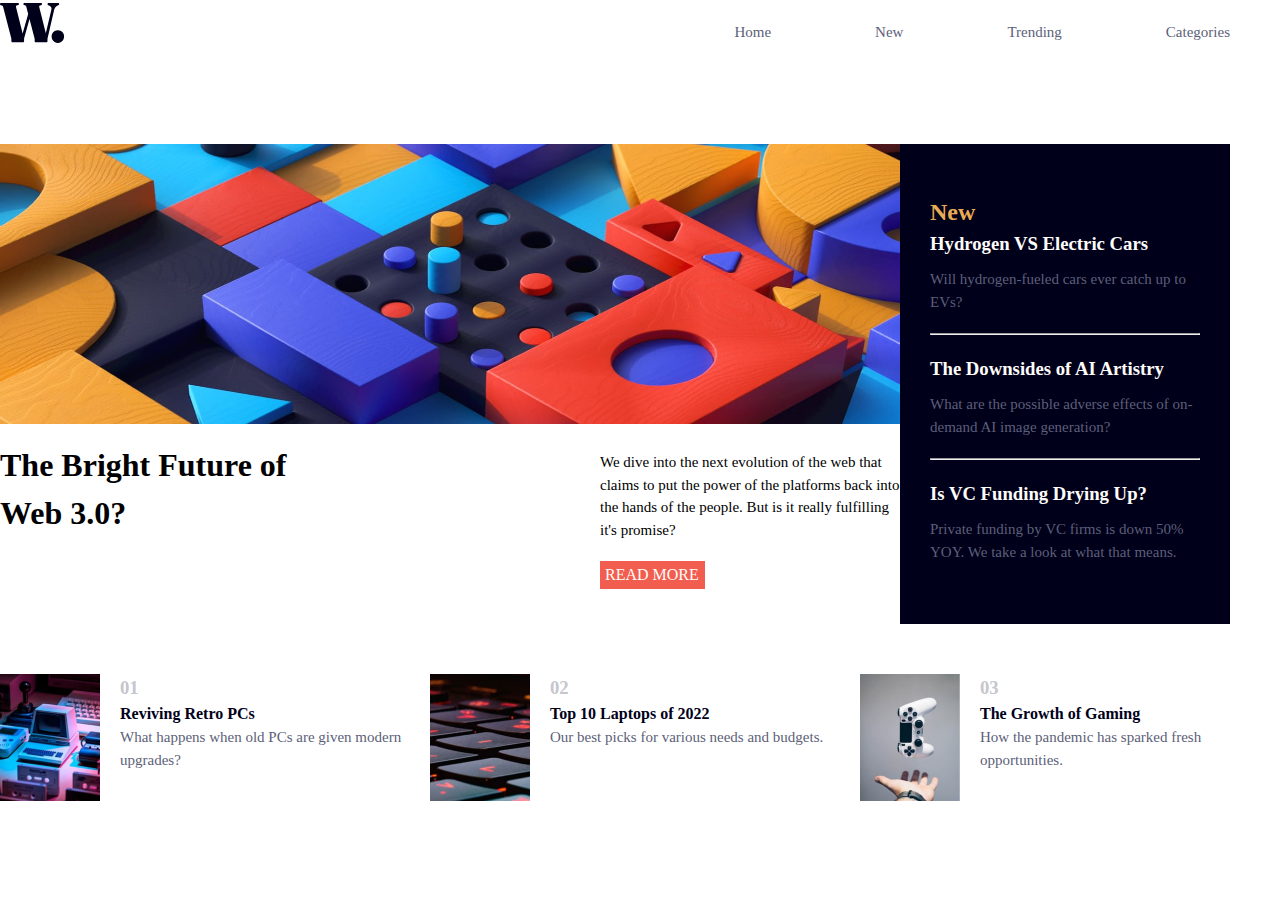
<file: challenge1/index.html>
<!DOCTYPE html>
<html lang="en">
<head>
    <meta charset="UTF-8">
    <meta http-equiv="X-UA-Compatible" content="IE=edge">
    <meta name="viewport" content="width=device-width, initial-scale=1.0">
    <title>Document</title>
    <link rel="stylesheet" href="style/style.css">
</head>
<body>
    <div class="header">
        <div class="logo">
            <a href="#"><img src="img/logo.svg" alt="logo"></a>
        </div>
        <div class="nav">
            <ul>
                <li><a href="#">Home</a></li>
                <li><a href="#">New</a></li>
                <li><a href="#">Trending</a></li>
                <li><a href="#">Categories</a></li>
            </ul>
        </div>
    </div>
    <div class="main">
        <div class="gauche">
            <img src="img/image-web-3-desktop.jpg" alt="j">
            <div class="gauchebas">
                <div class="textgauche">
                    <h1>The Bright Future of Web 3.0?</h1>
                </div>
                <div class="textdroite">
                    <p>We dive into the next evolution of the web that claims to put the power of the platforms back into the hands of the people. But is it really fulfilling it's promise?</p>
                    <a href="#">READ MORE</a>
                </div>
            </div>
        </div>
        <div class="droite">
            <div class="text">
                <h2>New</h2>
                <h3>Hydrogen VS Electric Cars</h3>
                <p>Will hydrogen-fueled cars ever catch up to EVs?</p>
                <hr>
                <h3>The Downsides of AI Artistry</h3>
                <p>What are the possible adverse effects of on-demand AI image generation?</p>
                <hr>
                <h3>Is VC Funding Drying Up?</h3>
                <p>Private funding by VC firms is down 50% YOY. We take a look at what that means.</p>
            </div>
            

        </div>
    </div>
    <footer>
        <div class="element">
            <div class="img">
                <img src="img/image-retro-pcs.jpg" alt="retro">
            </div>
            <div class="description">
                <h3>
                    01
                </h3>
                <h4>
                    Reviving Retro PCs
                </h4>
                <p>
                    What happens when old PCs are given modern upgrades?
                </p>
            </div>
        </div>
        <div class="element">
            <div class="img">
                <img src="img/image-top-laptops.jpg" alt="clavier">
            </div>
            <div class="description">
                <h3>
                    02
                </h3>
                <h4>
                    Top 10 Laptops of 2022
                </h4>
                <p>
                    Our best picks for various needs and budgets.
                </p>
            </div>
        </div>
        <div class="element">
            <div class="img">
                <img src="img/image-gaming-growth.jpg" alt="gaming">
            </div>
            <div class="description">
                <h3>
                    03
                </h3>
                <h4>
                    The Growth of Gaming
                </h4>
                <p>
                    How the pandemic has sparked fresh opportunities.
                </p>
            </div>
        </div>
    </footer>
</body>
</html>
</file>
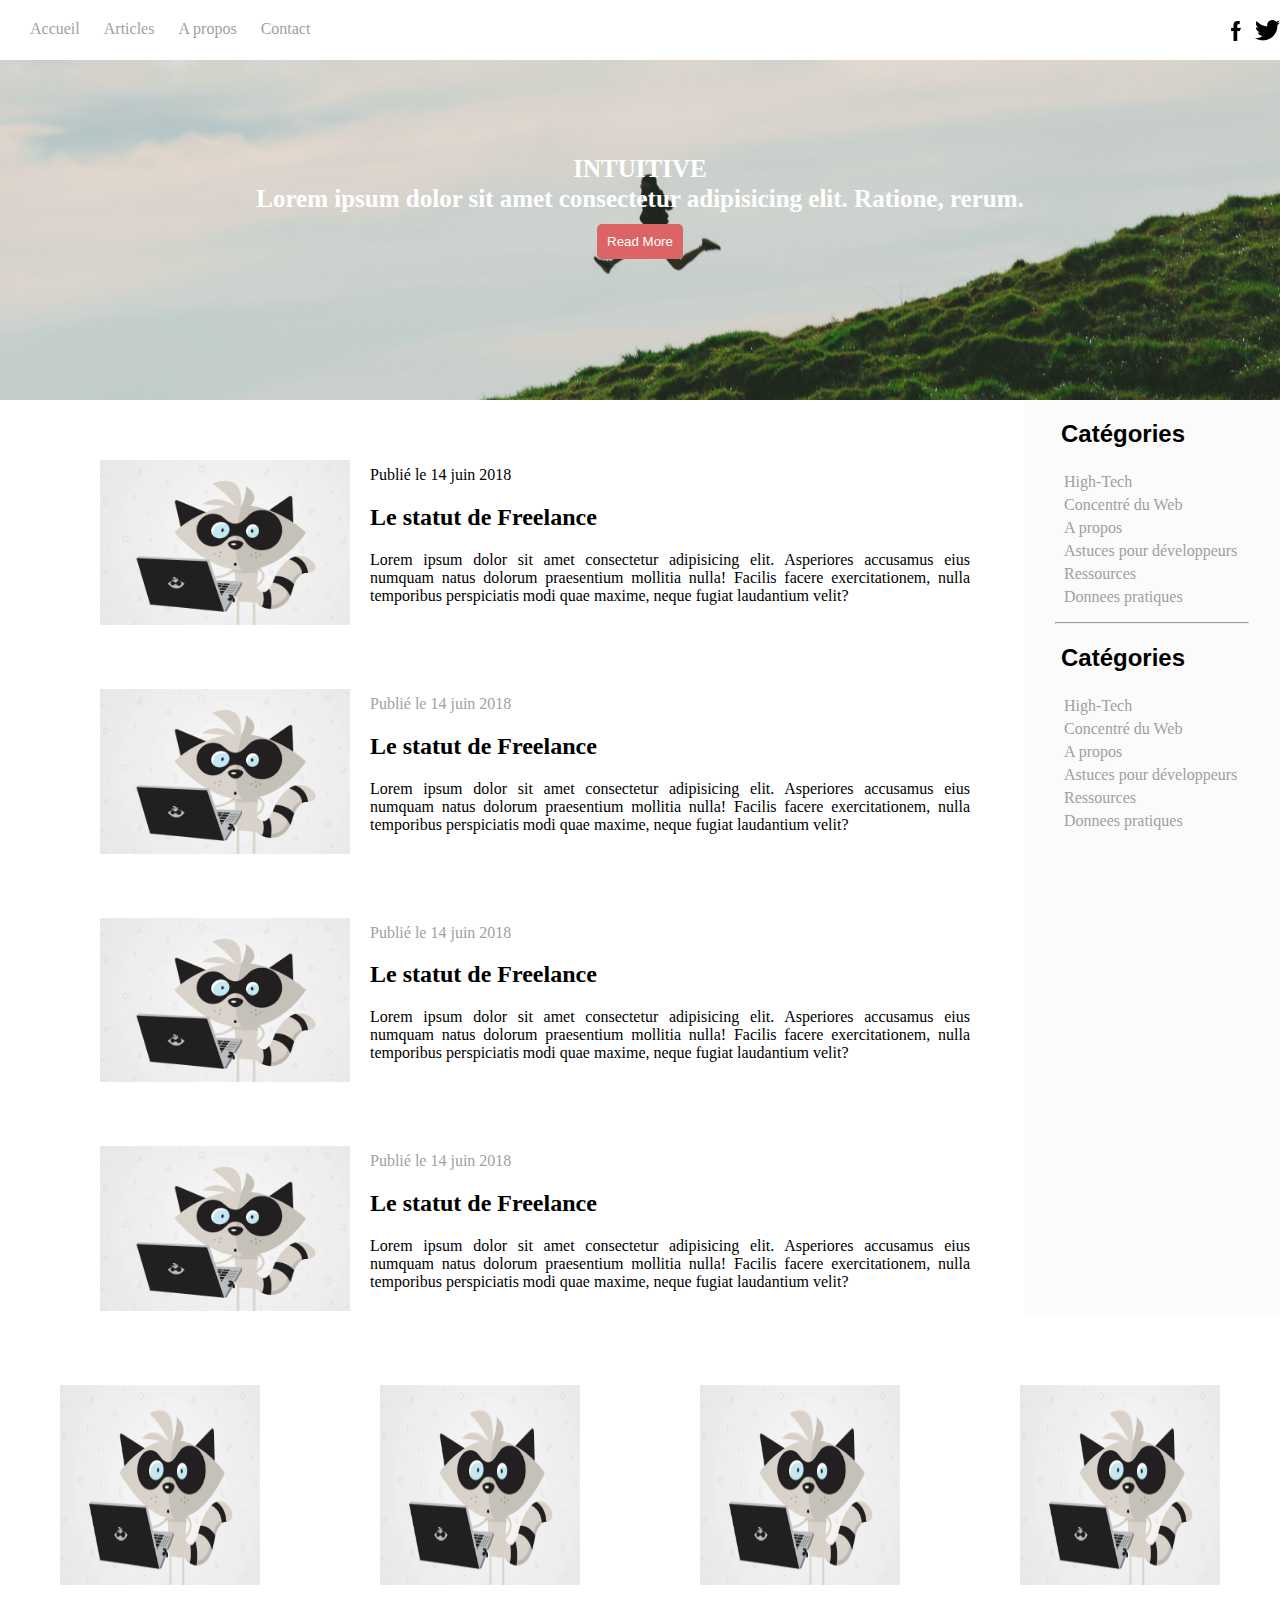
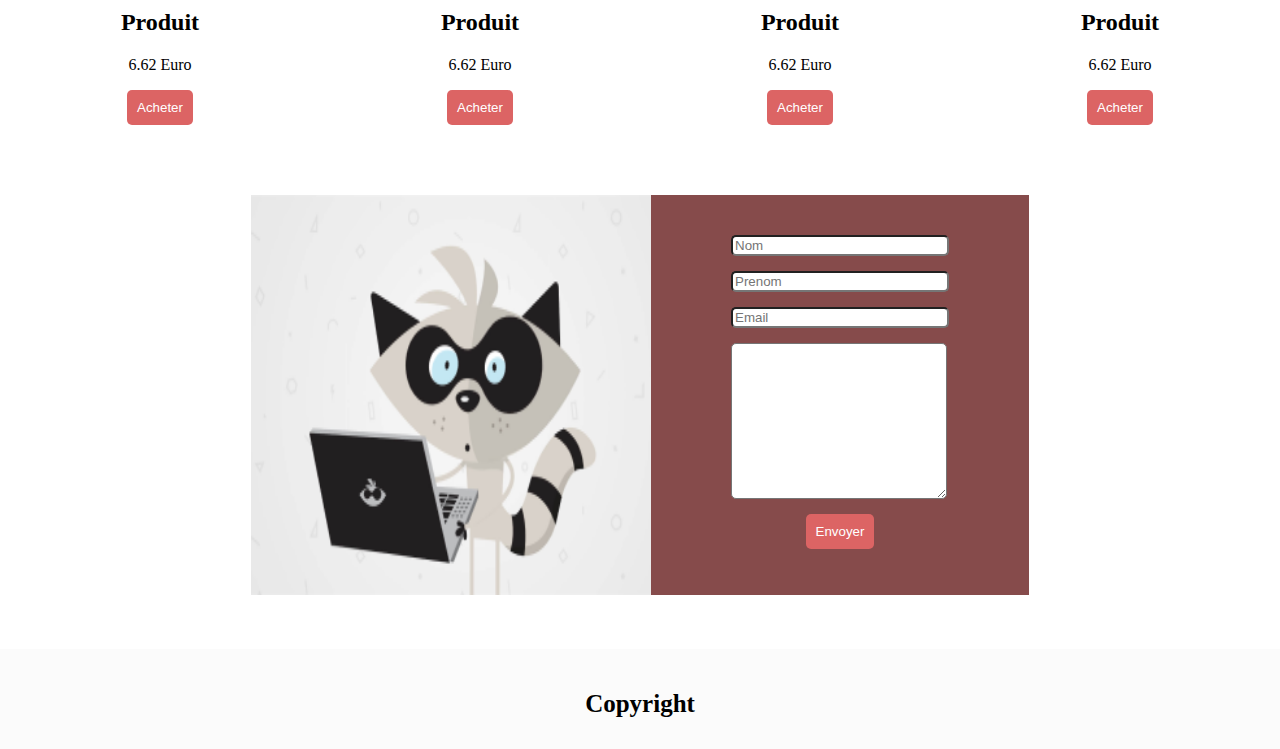
<file: grafikart/index.html>
<!DOCTYPE html>
<html lang="en">
<head>
    <meta charset="UTF-8">
    <meta http-equiv="X-UA-Compatible" content="IE=edge">
    <meta name="viewport" content="width=device-width, initial-scale=1.0">
    <link rel="stylesheet" href="css/style.css">
    <title>Accueil</title>
</head>
<body>
    <div class="page1">
        <div class="navbar">
            <div class="menu">
                <a href="#">Accueil</a>
                <a href="#">Articles</a>
                <a href="#">A propos</a>
                <a href="#">Contact</a>
            </div>
            <div class="rs">
                <a href="#"><img src="img/Shape.png" alt="facebook"></a>
                <a href="#"><img src="img/twitter.png" alt="twitter"></a>
            </div>
        </div>
        <div class="accueil">
            <div class="titre">INTUITIVE</div>
            <div class="paragraphe">Lorem ipsum dolor sit amet consectetur adipisicing elit. Ratione, rerum.</div>
            <button class="bouton1">Read More</button>
        </div>
    </div>
    <div class="page2">
        <div class="pGauche">
            <div class="article">
                <div class="img">
                    <img src="img/img.png" alt="img">
                </div>
                <div class="text">
                    <p>Publié le 14 juin 2018</p>
                    <h2>Le statut de Freelance</h2>
                    <p>Lorem ipsum dolor sit amet consectetur adipisicing elit. Asperiores accusamus eius numquam natus dolorum praesentium mollitia nulla! Facilis facere exercitationem, nulla temporibus perspiciatis modi quae maxime, neque fugiat laudantium velit?</p>
                </div>
            </div>
            <div class="article">
                <div class="img">
                    <img src="img/img.png" alt="img">
                </div>
                <div class="text">
                    <p class="date">Publié le 14 juin 2018</p>
                    <h2>Le statut de Freelance</h2>
                    <p>Lorem ipsum dolor sit amet consectetur adipisicing elit. Asperiores accusamus eius numquam natus dolorum praesentium mollitia nulla! Facilis facere exercitationem, nulla temporibus perspiciatis modi quae maxime, neque fugiat laudantium velit?</p>
                </div>
            </div>
            <div class="article">
                <div class="img">
                    <img src="img/img.png" alt="img">
                </div>
                <div class="text">
                    <p class="date">Publié le 14 juin 2018</p>
                    <h2>Le statut de Freelance</h2>
                    <p>Lorem ipsum dolor sit amet consectetur adipisicing elit. Asperiores accusamus eius numquam natus dolorum praesentium mollitia nulla! Facilis facere exercitationem, nulla temporibus perspiciatis modi quae maxime, neque fugiat laudantium velit?</p>
                </div>
            </div>
            <div class="article">
                <div class="img">
                    <img src="img/img.png" alt="img">
                </div>
                <div class="text">
                    <p class="date">Publié le 14 juin 2018</p>
                    <h2>Le statut de Freelance</h2>
                    <p>Lorem ipsum dolor sit amet consectetur adipisicing elit. Asperiores accusamus eius numquam natus dolorum praesentium mollitia nulla! Facilis facere exercitationem, nulla temporibus perspiciatis modi quae maxime, neque fugiat laudantium velit?</p>
                </div>
            </div>
            
        </div>
        <div class="pDroite">
            <div class="categorie">
                <div class="titre">
                    <h2>Catégories</h2>
                </div>
                <div class="liste">
                    <ul>
                        <li>High-Tech</li>
                        <li>Concentré du Web</li>
                        <li>A propos</li>
                        <li>Astuces pour développeurs</li>
                        <li>Ressources</li>
                        <li>Donnees pratiques</li>
                    </ul>
                </div>
            </div>
            <hr>
            <div class="categorie">
                <div class="titre">
                    <h2>Catégories</h2>
                </div>
                <div class="liste">
                    <ul>
                        <li>High-Tech</li>
                        <li>Concentré du Web</li>
                        <li>A propos</li>
                        <li>Astuces pour développeurs</li>
                        <li>Ressources</li>
                        <li>Donnees pratiques</li>
                    </ul>
                </div>
            </div>
        </div>
    </div>
    <div class="partie3">
        <div class="articles">
            <div class="article">
                <img src="img/img.png" alt="img">
                <h2>Produit</h2>
                <p>6.62 Euro</p>
                <button>Acheter</button>
            </div>
            <div class="article">
                <img src="img/img.png" alt="img">
                <h2>Produit</h2>
                <p>6.62 Euro</p>
                <button>Acheter</button>
            </div>
            <div class="article">
                <img src="img/img.png" alt="img">
                <h2>Produit</h2>
                <p>6.62 Euro</p>
                <button>Acheter</button>
            </div>
            <div class="article">
                <img src="img/img.png" alt="img">
                <h2>Produit</h2>
                <p>6.62 Euro</p>
                <button>Acheter</button>
            </div>
        </div>
    </div>
    <div class="partie4">
        <div class="gauche">
            <img src="img/img.png" alt="">
        </div>
        <div class="droite">
            <form action="">
                <input type="text" placeholder="Nom">
                <input type="text" placeholder="Prenom">
                <input type="email" placeholder="Email">
                <textarea name="" id="" cols="30" rows="10"></textarea>
                <button>Envoyer</button>
            </form>
            
        </div>
    </div>
    <footer>
        <div class="text">Copyright</div>
    </footer>
</body>
</html>
</file>
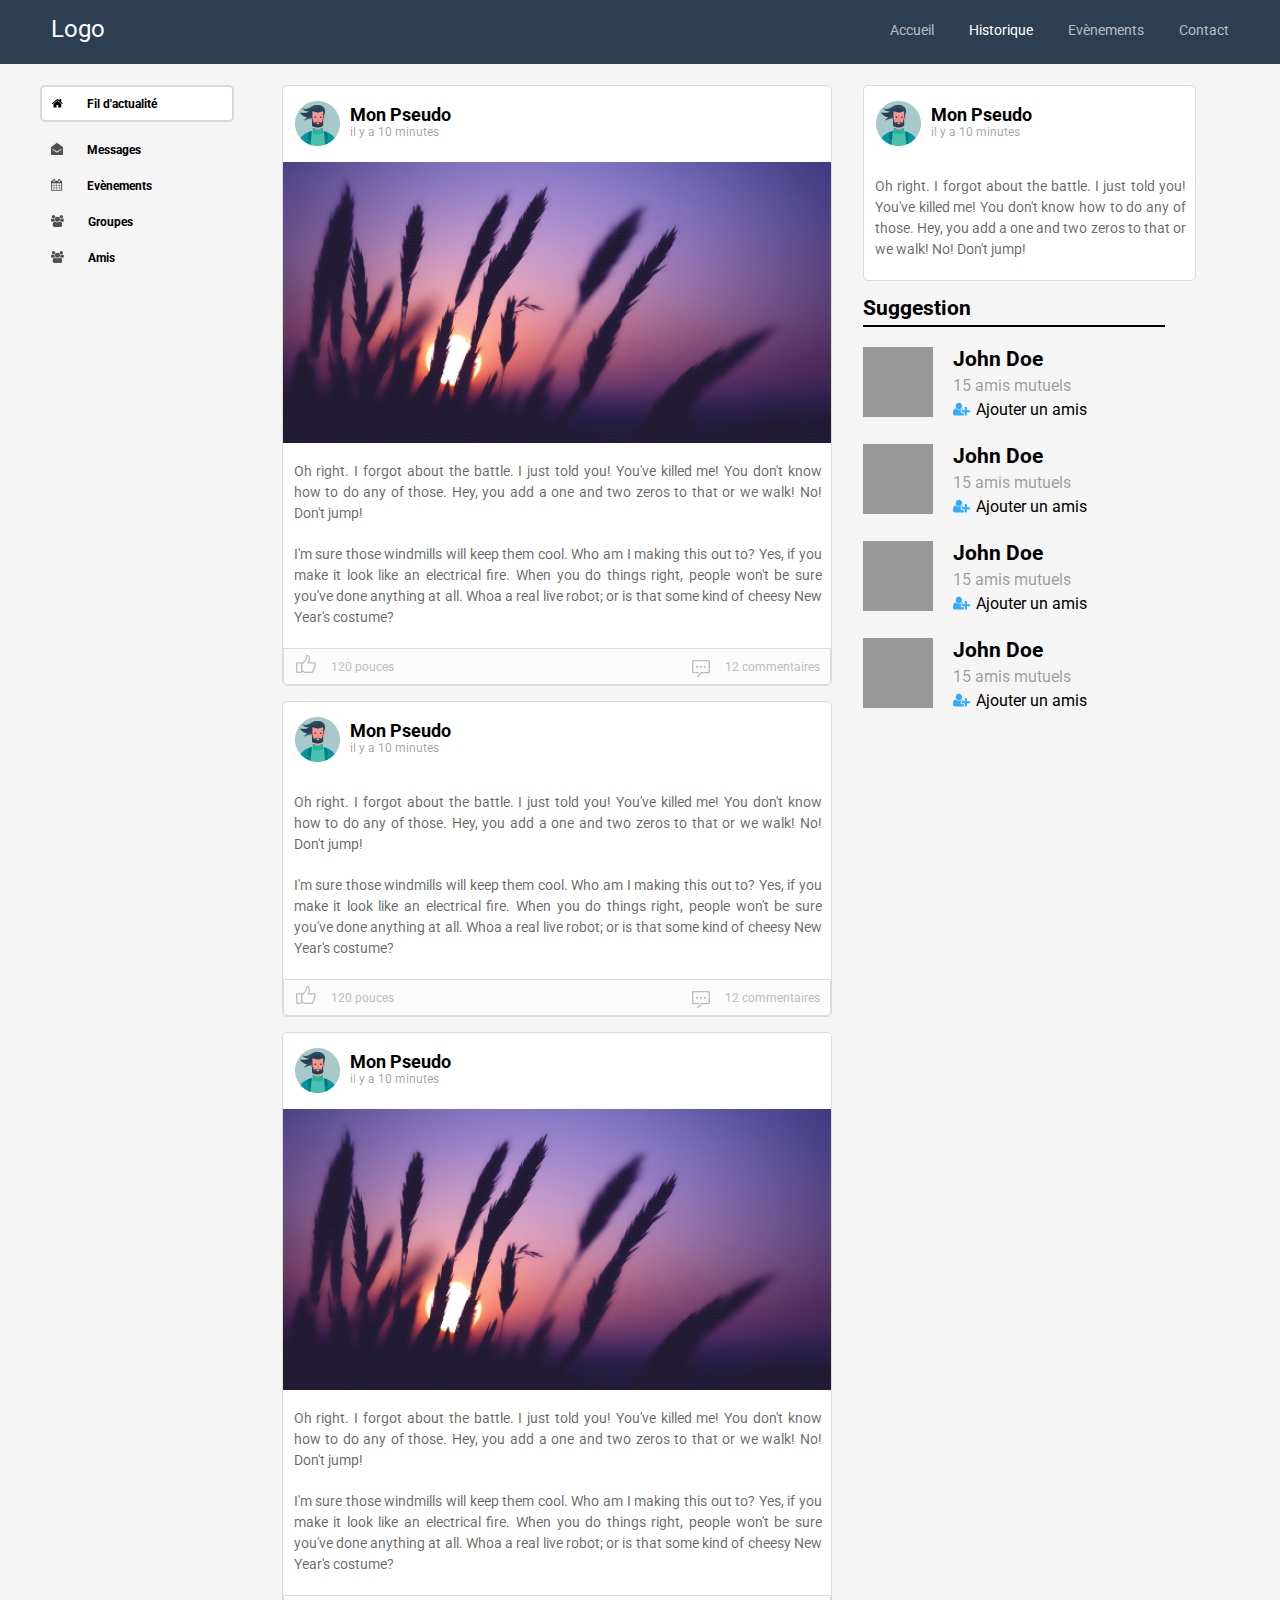
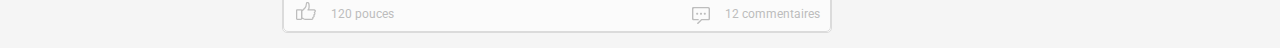
<file: projetSocial/index.html>
<!DOCTYPE html>
<html lang="en">
<head>
    <meta charset="UTF-8">
    <meta http-equiv="X-UA-Compatible" content="IE=edge">
    <meta name="viewport" content="width=device-width, initial-scale=1.0">
    <link rel="stylesheet" href="css/style.css">
    <link rel="preconnect" href="https://fonts.googleapis.com">
    <link rel="preconnect" href="https://fonts.gstatic.com" crossorigin>
    <link href="https://fonts.googleapis.com/css2?family=Roboto:wght@400;700&display=swap" rel="stylesheet">
    <title>Document</title>
</head>
<body>
    <div class="navbar">
        <div class="logo">
            <h1>Logo</h1>
        </div>
        <div class="menu">
            <ul>
                <li><a href="#">Accueil</a></li>
                <li><a href="#" class="active">Historique</a></li>
                <li><a href="#">Evènements</a></li>
                <li><a href="#">Contact</a></li>
            </ul>
        </div>
    </div>
    <div class="container">
        <aside class="gauche">
            <div class="ligne activeLigne">
                <div class="img">
                    <img src="img/1.svg" alt="img1">
                </div>
                <div class="titre">
                    Fil d'actualité
                </div>
            </div>
            <div class="ligne">
                <div class="img">
                    <img src="img/5.svg" alt="img1">
                </div>
                <div class="titre">
                    Messages
                </div>
            </div>
            <div class="ligne">
                <div class="img">
                    <img src="img/2.svg" alt="img1">
                </div>
                <div class="titre">
                    Evènements
                </div>
            </div>
            <div class="ligne">
                <div class="img">
                    <img src="img/3.svg" alt="img1">
                </div>
                <div class="titre">
                    Groupes
                </div>
            </div>
            <div class="ligne">
                <div class="img">
                    <img src="img/3.svg" alt="img1">
                </div>
                <div class="titre">
                    Amis
                </div>
            </div>
        </aside>
        <article class="centre">
            <div class="article1">
                <div class="haut">
                    <div class="photoProfil">
                        <img src="img/avatar.png" alt="#">
                    </div>
                    <div class="pseudo">
                        <h1>Mon Pseudo</h1>
                        <p>il y a 10 minutes</p>
                    </div>
                </div>
                <div class="milieu">
                    <img src="img/wallhaven-141600.jpg" alt="#">
                </div>
                <div class="bas">
                    <p>
                        Oh right. I forgot about the battle. I just told you! You've killed me! You don't know how to do any of those. Hey, you add a one and two zeros to that or we walk! No! Don't jump!
                    </p>
                    <p>
                        I'm sure those windmills will keep them cool. Who am I making this out to? Yes, if you make it look like an electrical fire. When you do things right, people won't be sure you've done anything at all. Whoa a real live robot; or is that some kind of cheesy New Year's costume?
                    </p>
                </div>
                <div class="pied">
                    <div class="cgauche">
                        <div class="img">
                            <img src="img/Ei-like.svg" alt="#">
                        </div>
                        <div class="texte">
                            <p>
                                120 pouces
                            </p>
                        </div>
                        
                    </div>
                    <div class="cdroite">
                        <div class="img">
                            <img src="img/img_418803.svg" alt="#">
                        </div>
                        <div class="texte">
                            <p>
                                12 commentaires
                            </p>
                        </div>
                    </div>
                </div>
            </div>

            <div class="article1">
                <div class="haut">
                    <div class="photoProfil">
                        <img src="img/avatar.png" alt="#">
                    </div>
                    <div class="pseudo">
                        <h1>Mon Pseudo</h1>
                        <p>il y a 10 minutes</p>
                    </div>
                </div>
                
                <div class="bas">
                    <p>
                        Oh right. I forgot about the battle. I just told you! You've killed me! You don't know how to do any of those. Hey, you add a one and two zeros to that or we walk! No! Don't jump!
                    </p>
                    <p>
                        I'm sure those windmills will keep them cool. Who am I making this out to? Yes, if you make it look like an electrical fire. When you do things right, people won't be sure you've done anything at all. Whoa a real live robot; or is that some kind of cheesy New Year's costume?
                    </p>
                </div>
                <div class="pied">
                    <div class="cgauche">
                        <div class="img">
                            <img src="img/Ei-like.svg" alt="#">
                        </div>
                        <div class="texte">
                            <p>
                                120 pouces
                            </p>
                        </div>
                        
                    </div>
                    <div class="cdroite">
                        <div class="img">
                            <img src="img/img_418803.svg" alt="#">
                        </div>
                        <div class="texte">
                            <p>
                                12 commentaires
                            </p>
                        </div>
                    </div>
                </div>
            </div>

            <div class="article1">
                <div class="haut">
                    <div class="photoProfil">
                        <img src="img/avatar.png" alt="#">
                    </div>
                    <div class="pseudo">
                        <h1>Mon Pseudo</h1>
                        <p>il y a 10 minutes</p>
                    </div>
                </div>
                <div class="milieu">
                    <img src="img/wallhaven-141600.jpg" alt="#">
                </div>
                <div class="bas">
                    <p>
                        Oh right. I forgot about the battle. I just told you! You've killed me! You don't know how to do any of those. Hey, you add a one and two zeros to that or we walk! No! Don't jump!
                    </p>
                    <p>
                        I'm sure those windmills will keep them cool. Who am I making this out to? Yes, if you make it look like an electrical fire. When you do things right, people won't be sure you've done anything at all. Whoa a real live robot; or is that some kind of cheesy New Year's costume?
                    </p>
                </div>
                <div class="pied">
                    <div class="cgauche">
                        <div class="img">
                            <img src="img/Ei-like.svg" alt="#">
                        </div>
                        <div class="texte">
                            <p>
                                120 pouces
                            </p>
                        </div>
                        
                    </div>
                    <div class="cdroite">
                        <div class="img">
                            <img src="img/img_418803.svg" alt="#">
                        </div>
                        <div class="texte">
                            <p>
                                12 commentaires
                            </p>
                        </div>
                    </div>
                </div>
            </div>
        </article>
        <aside class="droite">
            <div class="one">
                <div class="haut">
                    <div class="photoProfil">
                        <img src="img/avatar.png" alt="#">
                    </div>
                    <div class="pseudo">
                        <h1>Mon Pseudo</h1>
                        <p>il y a 10 minutes</p>
                    </div>
                </div>
                <div class="bas">
                    <p>
                        Oh right. I forgot about the battle. I just told you! You've killed me! You don't know how to do any of those. Hey, you add a one and two zeros to that or we walk! No! Don't jump!
                    </p>
                </div>

            </div>
            <div class="two">
                <h4>Suggestion</h4>
                <hr>
                <div class="amis">
                    <div class="img">

                    </div>
                    <div class="infos">
                        <h3>John Doe</h3>
                        <p class="nbramis">15 amis mutuels</p>
                        <div class="last">
                            <img src="img/4.svg" alt="">
                            <p>Ajouter un amis</p>
                        </div>
                    </div>
                </div>
                <div class="amis">
                    <div class="img">

                    </div>
                    <div class="infos">
                        <h3>John Doe</h3>
                        <p class="nbramis">15 amis mutuels</p>
                        <div class="last">
                            <img src="img/4.svg" alt="">
                            <p>Ajouter un amis</p>
                        </div>
                    </div>
                </div>
                <div class="amis">
                    <div class="img">

                    </div>
                    <div class="infos">
                        <h3>John Doe</h3>
                        <p class="nbramis">15 amis mutuels</p>
                        <div class="last">
                            <img src="img/4.svg" alt="">
                            <p>Ajouter un amis</p>
                        </div>
                    </div>
                </div>
                <div class="amis">
                    <div class="img">

                    </div>
                    <div class="infos">
                        <h3>John Doe</h3>
                        <p class="nbramis">15 amis mutuels</p>
                        <div class="last">
                            <img src="img/4.svg" alt="">
                            <p>Ajouter un amis</p>
                        </div>
                    </div>
                </div>
            </div>
        </aside>
    </div>
</body>
</html>
</file>
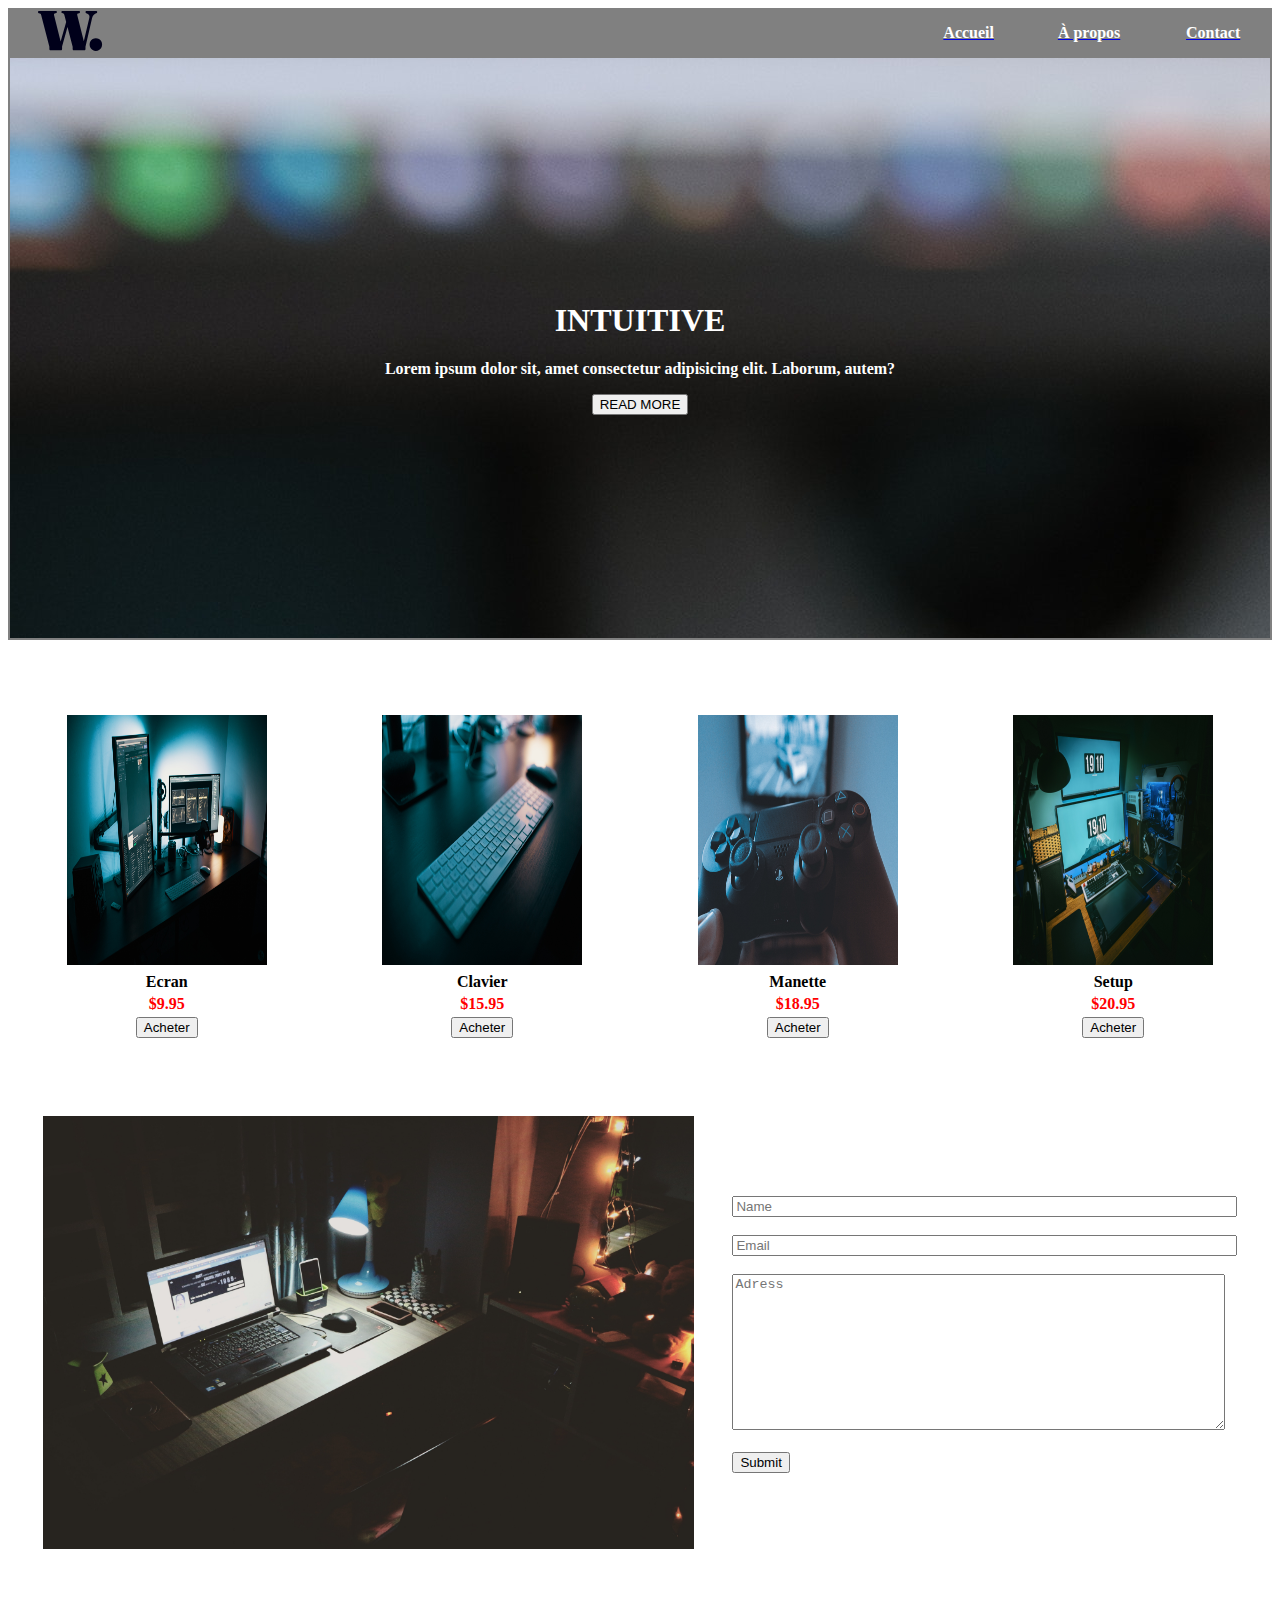
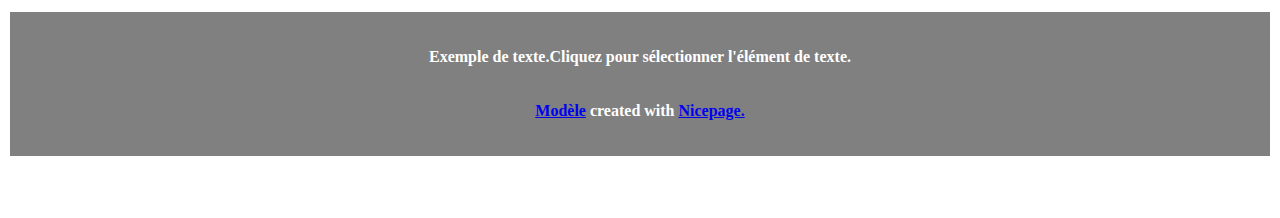
<file: Souleymane Fall L1GL ISI G2/accueil.html>
<!DOCTYPE html>
<html lang="en">
<head>
    <meta charset="UTF-8">
    <meta http-equiv="X-UA-Compatible" content="IE=edge">
    <meta name="viewport" content="width=device-width, initial-scale=1.0">
    <title>Document</title>
</head>
<body>
    <table width="100%" bgcolor="grey">
            <tr>
                <td width="2%"></td>
                <td width="70%"><img src="logo.svg" alt="logo"></td>
                
                <th><a href="accueil.html"><font color="white">Accueil</font></a></th>
                <th><a href="Apropos.html"><font color="white">À propos</font></a></th> 
                <th><a href="contact.html"><font color="white">Contact</font></a></th> 
            </tr>
            <tr height="580px" background="pexels-anete-lusina-4792732.jpg" >
                
                <th colspan="5">
                    <h1><font color="white">INTUITIVE</font></h1>
                    <p><font color="white">Lorem ipsum dolor sit, amet consectetur adipisicing elit. Laborum, autem?</font></p>
                    <button type="submit">READ MORE</button>
                </th>
            </tr>
    </table><br><br><br><br>
    <table width="100%" >
        <tr>
            <th width="20%">
                <a href="articles.html">
                    <img src="pexels-josh-sorenson-1714208.jpg" alt="1" width="200px" height="250px">
                </a>
                
            </th>
            <th width="20%">
                <a href="articles.html">
                    <img src="pexels-josh-sorenson-1714205.jpg" alt="2" width="200px" height="250px">
                </a>
               
            </th>
            <th width="20%">
                <a href="articles.html">
                    <img src="pexels-jaroslav-nymburský-687811.jpg" alt="3" width="200px" height="250px">
                </a>
            </th>
            <th width="20%">
                <a href="articles.html">
                    <img src="pexels-fox-1038916.jpg" alt="4" width="200px" height="250px">
                </a>
            </th>
        </tr>
        <tr>
            <th>
                Ecran
            </th>
            <th>
                Clavier
            </th>
            <th>
                Manette
            </th>
            <th>
                Setup
            </th>
        </tr>
        
        <tr>
            <th>
                <font color="red">
                    $9.95
                </font>
            </th>
            <th>
                <font color="red">
                    $15.95
                </font>
            </th>
            <th>
                <font color="red">
                    $18.95
                </font>
            </th>
            <th>
                <font color="red">
                    $20.95
                </font>
            </th>
        </tr>
        <tr>
            <th><a href="achat.html"><button>Acheter</button></a></th>
            <th><a href="achat.html"><button>Acheter</button></a></th>
            <th><a href="achat.html"><button>Acheter</button></a></th>
            <th><a href="achat.html"><button>Acheter</button></a></th>
        </tr>
    </table><br><br><br><br>
    <table width="95%" align="center" >
        <tr>
            <td width="60%"><img src="pexels-bich-tran-669996.jpg" alt="1" width="95%"></td>
            <td>
                <form action="" >
                    <input type="text" name="" id="" placeholder="Name" size="60" ><br><br>
                    <input type="email" name="" id="" placeholder="Email" size="60"><br><br>
                    <textarea name="" id="" cols="59" rows="10" placeholder="Adress"></textarea><br><br>
                    <button type="submit" >Submit</button>
                </form>
            </td>
        </tr>
    </table>
    <br><br><br>
    <table width="100%" height="200px">
        <tr bgcolor="gray">
            <th>
                <font color="white">
                    Exemple de texte.Cliquez pour sélectionner l'élément de texte.
                </font> <br><br><br> 
                <a href="#">Modèle</a>
                <font color="white">
                    created with
                </font>  
                <a href="#">Nicepage.</a>
            </th>
        </tr>
        <tr bgcolor="white" height="50px">

        </tr>
    </table>
    
    
</body>
</html>
</file>
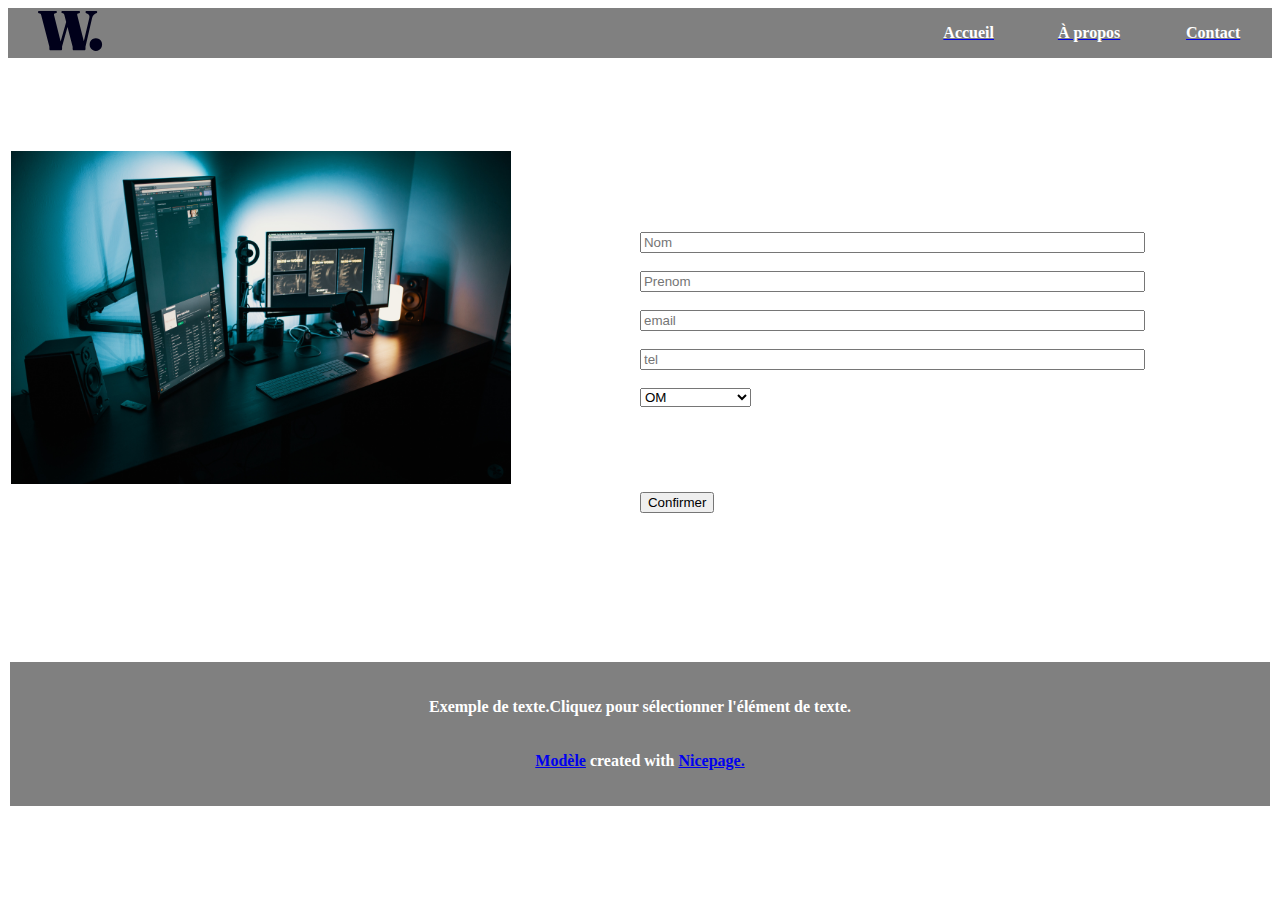
<file: Souleymane Fall L1GL ISI G2/achat.html>
<!DOCTYPE html>
<html lang="en">
<head>
    <meta charset="UTF-8">
    <meta http-equiv="X-UA-Compatible" content="IE=edge">
    <meta name="viewport" content="width=device-width, initial-scale=1.0">
    <title>Document</title>
</head>
<body>
    <table width="100%" bgcolor="grey">
            <tr>
                <td width="2%"></td>
                <td width="70%"><img src="logo.svg" alt="logo"></td>
                
                <th><a href="accueil.html"><font color="white">Accueil</font></a></th>
                <th><a href="Apropos.html"><font color="white">À propos</font></a></th> 
                <th><a href="contact.html"><font color="white">Contact</font></a></th>  
            </tr>
    </table>
    <br><br><br><br><br>
    <table width="100%">
        <tr>
            <td width="50%">
                <img src="pexels-josh-sorenson-1714208.jpg" alt="Ecran" width="500px">
            </td>
            <td width="50%">
                <form action="">
                    <input type="text" name="" id="" placeholder="Nom" size="60" required ><br><br>
                    <input type="text" name="" id="" placeholder="Prenom" size="60" required><br><br>
                    <input type="email" name="" id="" placeholder="email" size="60" ><br><br>
                    <input type="tel" name="" id="" placeholder="tel" size="60" required><br><br>
                    <select name="" id="" required>
                        <option value="Wave">Wave</option>
                        <option value="OM" selected>OM</option>
                        <option value="FreeMoney">FreeMoney</option>
                        <option value="Carte Bancaire">Carte Bancaire</option>
                        <option value="Espece">Espece</option>
                    </select>
                
                    </td>
                        </tr>
                        <tr>
                            <td width="33.33%"></td>
                            <td width="33.33%">
                                
                                    <button name="achat">Confirmer</button>
                                
                            </td>
                            <td width="33.33%"></td>
                        </tr>
                </form>
        
    </table>
    <br><br><br><br><br>


    <br><br><br>
    <table width="100%" height="200px">
        <tr bgcolor="gray">
            <th>
                <font color="white">
                    Exemple de texte.Cliquez pour sélectionner l'élément de texte.
                </font> <br><br><br> 
                <a href="#">Modèle</a>
                <font color="white">
                    created with
                </font>  
                <a href="#">Nicepage.</a>
            </th>
        </tr>
        <tr bgcolor="white" height="50px">

        </tr>
    </table>
</body>
</html>
</file>
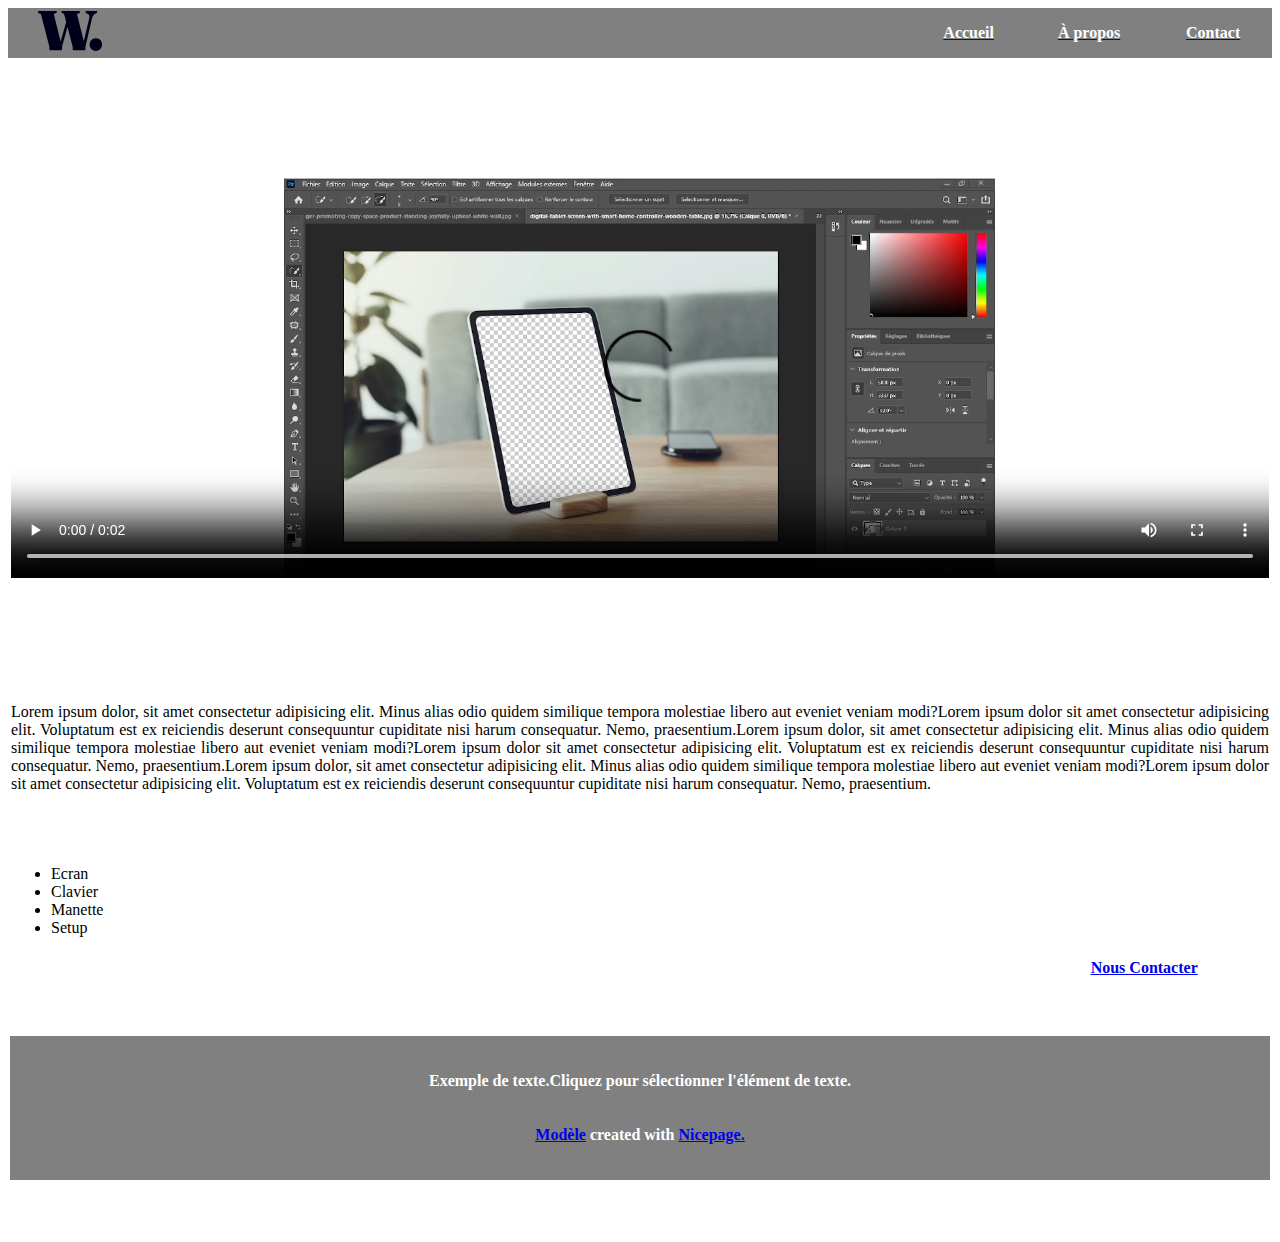
<file: Souleymane Fall L1GL ISI G2/Apropos.html>
<!DOCTYPE html>
<html lang="en">
<head>
    <meta charset="UTF-8">
    <meta http-equiv="X-UA-Compatible" content="IE=edge">
    <meta name="viewport" content="width=device-width, initial-scale=1.0">
    <title>Document</title>
</head>
<body>
    <table width="100%" bgcolor="grey">
        <tr>
            <td width="2%"></td>
            <td width="70%"><img src="logo.svg" alt="logo"></td>
            
            <th><a href="accueil.html"><font color="white">Accueil</font></a></th>
            <th><a href="Apropos.html"><font color="white">À propos</font></a></th> 
            <th><a href="contact.html"><font color="white">Contact</font></a></th> 
        </tr>
    </table>
    <br><br><br><br>
    <table width="100%" height="500px">
        <tr>
            <td width="100%">
                <video src="a.mkv" controls width="100%" height="400px"></video>
            </td>
        </tr>
    </table>
    <br><br><br>
    <table width="100%">
        <tr width="100%">
            <td width="100%">
                <p align="justify">Lorem ipsum dolor, sit amet consectetur adipisicing elit. Minus alias odio quidem similique tempora molestiae libero aut eveniet veniam modi?Lorem ipsum dolor sit amet consectetur adipisicing elit. Voluptatum est ex reiciendis deserunt consequuntur cupiditate nisi harum consequatur. Nemo, praesentium.Lorem ipsum dolor, sit amet consectetur adipisicing elit. Minus alias odio quidem similique tempora molestiae libero aut eveniet veniam modi?Lorem ipsum dolor sit amet consectetur adipisicing elit. Voluptatum est ex reiciendis deserunt consequuntur cupiditate nisi harum consequatur. Nemo, praesentium.Lorem ipsum dolor, sit amet consectetur adipisicing elit. Minus alias odio quidem similique tempora molestiae libero aut eveniet veniam modi?Lorem ipsum dolor sit amet consectetur adipisicing elit. Voluptatum est ex reiciendis deserunt consequuntur cupiditate nisi harum consequatur. Nemo, praesentium.</p>
            </td>
        </tr>
        <tr>
            <td>
                <br><br>
                <ul>
                    <li>Ecran</li>
                    <li>Clavier</li>
                    <li>Manette</li>
                    <li>Setup</li>
                </ul>
            </td>
            
        </tr>
        
    </table>
    <table width="100%">
    <tr>
        <td width="80%"></td>
        <th><a href="mailto:souleymanefall176@gmail.com"> Nous Contacter</a></th>
    </tr>
    </table>

    <br><br><br>
        <table width="100%" height="200px">
            <tr bgcolor="gray">
                <th>
                    <font color="white">
                        Exemple de texte.Cliquez pour sélectionner l'élément de texte.
                    </font> <br><br><br> 
                    <a href="#">Modèle</a>
                    <font color="white">
                        created with
                    </font>  
                    <a href="#">Nicepage.</a>
                </th>
            </tr>
            <tr bgcolor="white" height="50px">

            </tr>
        </table>
</body>
</html>
</file>
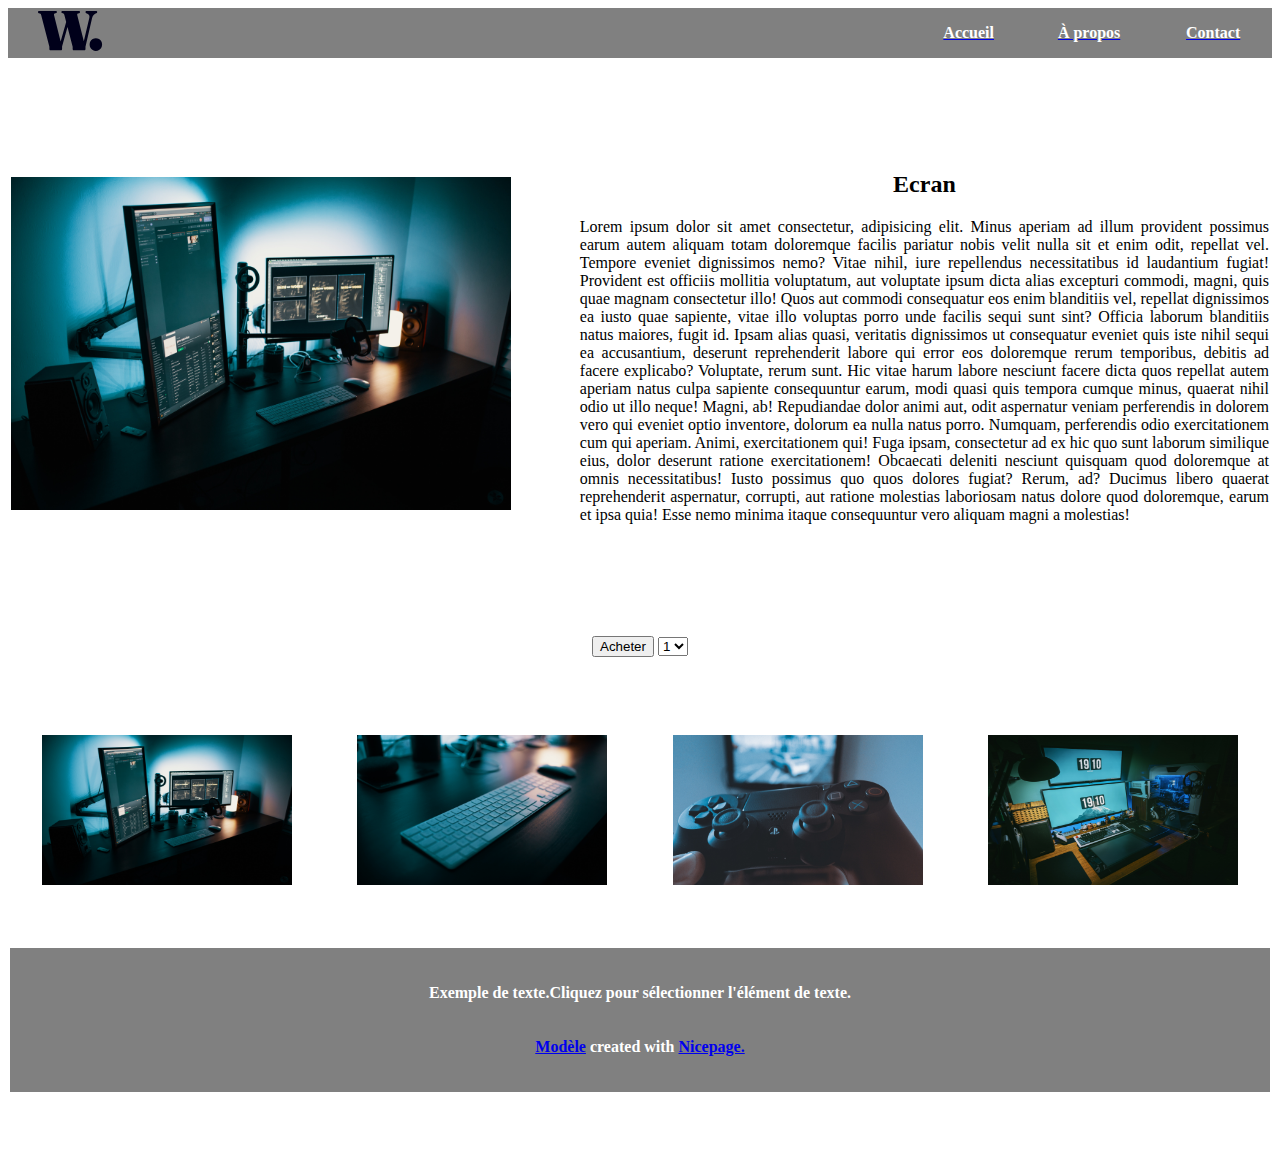
<file: Souleymane Fall L1GL ISI G2/articles.html>
<!DOCTYPE html>
<html lang="en">
<head>
    <meta charset="UTF-8">
    <meta http-equiv="X-UA-Compatible" content="IE=edge">
    <meta name="viewport" content="width=device-width, initial-scale=1.0">
    <title>Document</title>
</head>
<body>
    <table width="100%" bgcolor="grey">
        <tr>
            <td width="2%"></td>
            <td width="70%"><img src="logo.svg" alt="logo"></td>
            
            <th><a href="accueil.html"><font color="white">Accueil</font></a></th>
            <th><a href="Apropos.html"><font color="white">À propos</font></a></th> 
            <th><a href="contact.html"><font color="white">Contact</font></a></th>  
        </tr>
    </table>
    <br><br><br><br><br>
    <table width="100%" >
        <tr height="250px">
            <th>
                <img src="pexels-josh-sorenson-1714208.jpg" alt="Ecran" width="500px">
            </th>
            <td width="5%"></td>
            <td>
                <h2 align="center">Ecran</h2>
                <p align="justify">Lorem ipsum dolor sit amet consectetur, adipisicing elit. Minus aperiam ad illum provident possimus earum autem aliquam totam doloremque facilis pariatur nobis velit nulla sit et enim odit, repellat vel.
                Tempore eveniet dignissimos nemo? Vitae nihil, iure repellendus necessitatibus id laudantium fugiat! Provident est officiis mollitia voluptatum, aut voluptate ipsum dicta alias excepturi commodi, magni, quis quae magnam consectetur illo!
                Quos aut commodi consequatur eos enim blanditiis vel, repellat dignissimos ea iusto quae sapiente, vitae illo voluptas porro unde facilis sequi sunt sint? Officia laborum blanditiis natus maiores, fugit id.
                Ipsam alias quasi, veritatis dignissimos ut consequatur eveniet quis iste nihil sequi ea accusantium, deserunt reprehenderit labore qui error eos doloremque rerum temporibus, debitis ad facere explicabo? Voluptate, rerum sunt.
                Hic vitae harum labore nesciunt facere dicta quos repellat autem aperiam natus culpa sapiente consequuntur earum, modi quasi quis tempora cumque minus, quaerat nihil odio ut illo neque! Magni, ab!
                Repudiandae dolor animi aut, odit aspernatur veniam perferendis in dolorem vero qui eveniet optio inventore, dolorum ea nulla natus porro. Numquam, perferendis odio exercitationem cum qui aperiam. Animi, exercitationem qui!
                Fuga ipsam, consectetur ad ex hic quo sunt laborum similique eius, dolor deserunt ratione exercitationem! Obcaecati deleniti nesciunt quisquam quod doloremque at omnis necessitatibus! Iusto possimus quo quos dolores fugiat?
                Rerum, ad? Ducimus libero quaerat reprehenderit aspernatur, corrupti, aut ratione molestias laboriosam natus dolore quod doloremque, earum et ipsa quia! Esse nemo minima itaque consequuntur vero aliquam magni a molestias!</p>
            </td>
        </tr>
    </table>
    <br><br><br><br><br>
    <table align="center">
        <tr>
            <td>
                
                    <a href="achat.html"><button>Acheter</button></a>
                
            </td>
            <td>
                <form action="">
                    <select name="" id="">
                        <option value="1">1</option>
                        <option value="2">2</option>
                        <option value="3">3</option>
                        <option value="4">4</option>
                        <option value="5">5</option>
                    </select>
                </form>
            </td>
        </tr>
        
    </table>
    <br><br><br><br>
    <table width="100%">
        <tr>
            <th  width="25%"><img src="pexels-josh-sorenson-1714208.jpg" alt="Ecran" width="250px" height="150px"></th>
            <th width="25%"><img src="pexels-josh-sorenson-1714205.jpg" alt="Ecran" width="250px" height="150px"></th>
            <th width="25%"><img src="pexels-jaroslav-nymburský-687811.jpg" alt="Ecran" width="250px" height="150px"></th>
            <th width="25%"><img src="pexels-fox-1038916.jpg" alt="Ecran" width="250px" height="150px"></th>
        </tr>
    </table>

    <br><br><br>
    <table width="100%" height="200px">
        <tr bgcolor="gray">
            <th>
                <font color="white">
                    Exemple de texte.Cliquez pour sélectionner l'élément de texte.
                </font> <br><br><br> 
                <a href="#">Modèle</a>
                <font color="white">
                    created with
                </font>  
                <a href="#">Nicepage.</a>
            </th>
        </tr>
        <tr bgcolor="white" height="50px">

        </tr>
    </table>
    </body>
    </html>
</file>
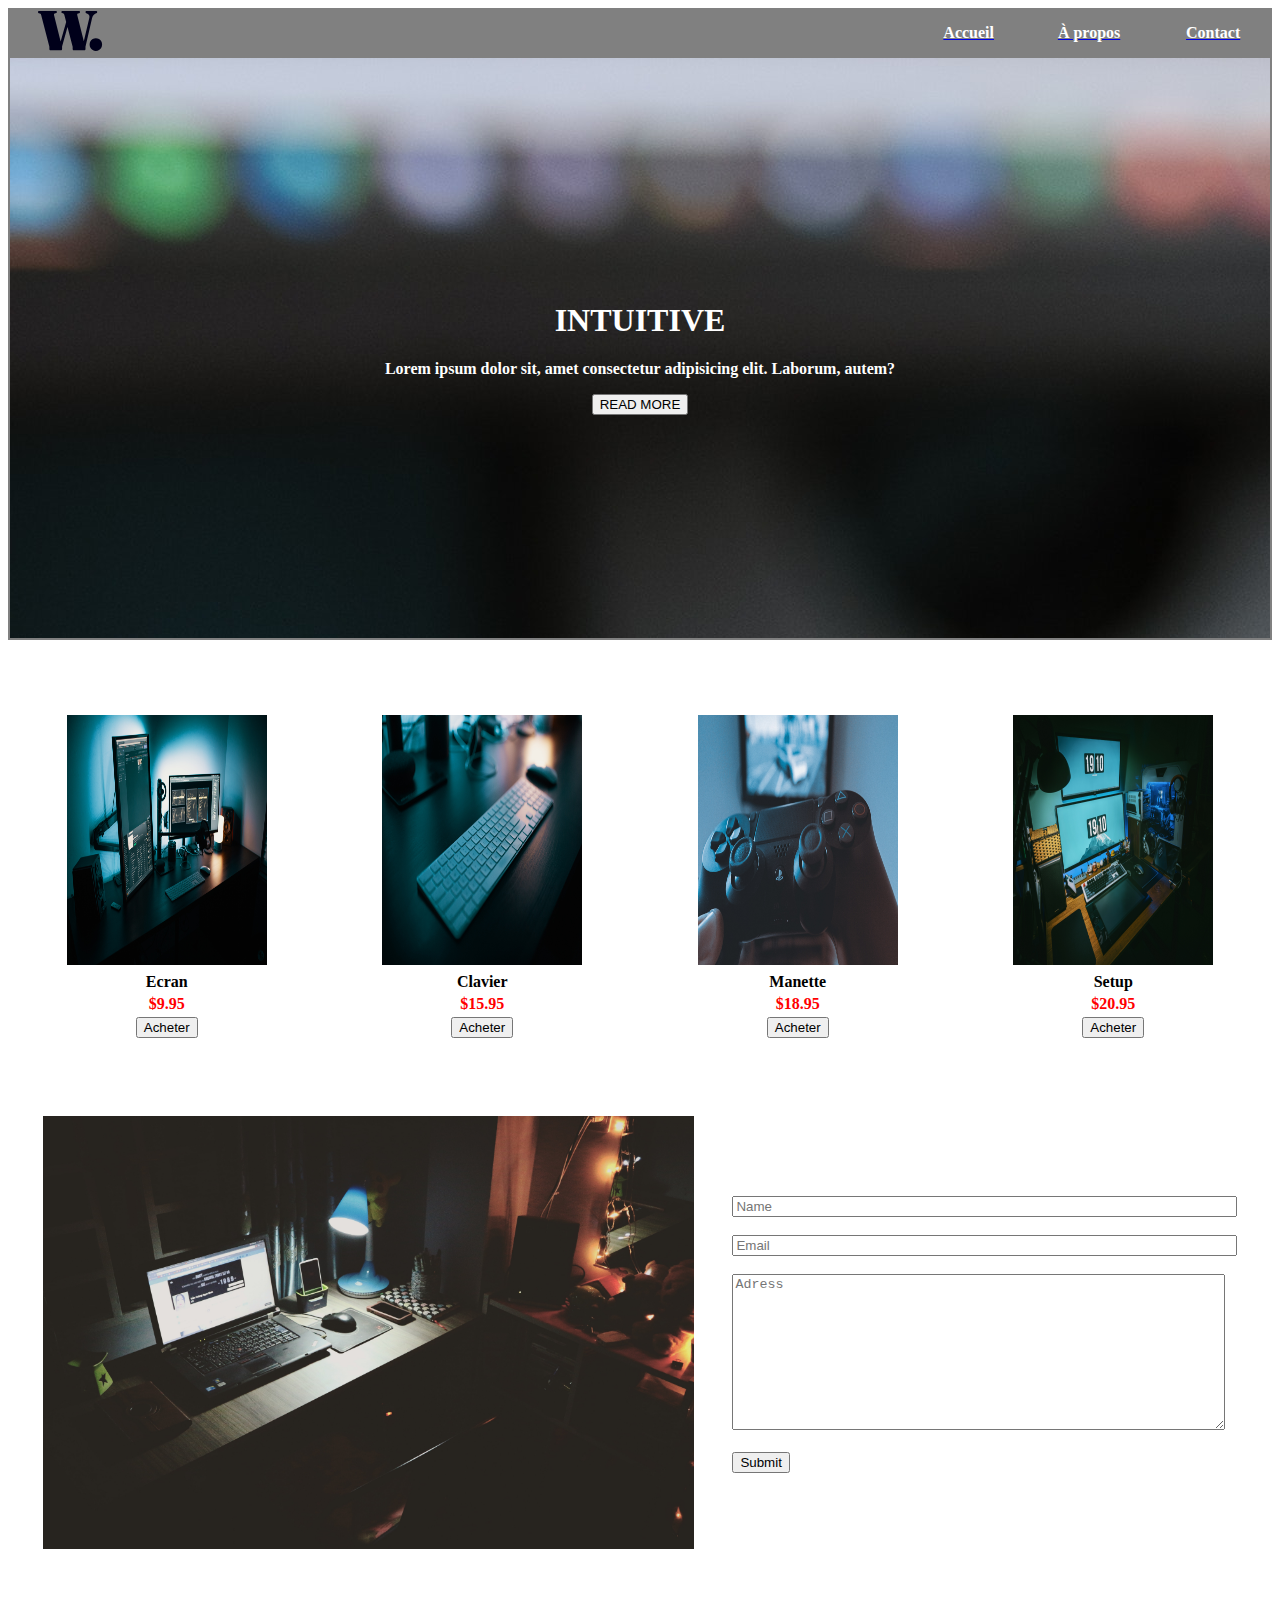
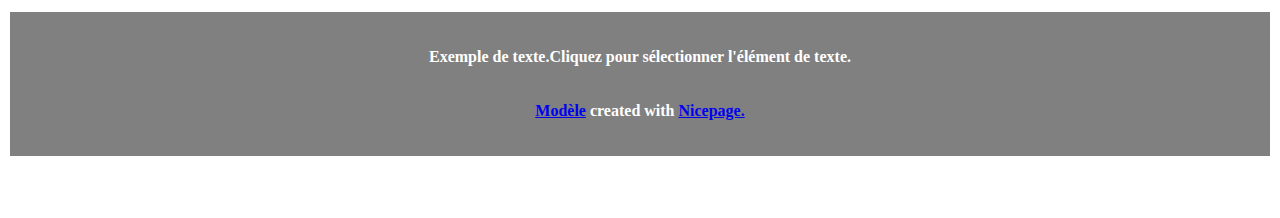
<file: Souleymane Fall L1GL ISI G2/challenge.html>
<!DOCTYPE html>
<html lang="en">
<head>
    <meta charset="UTF-8">
    <meta http-equiv="X-UA-Compatible" content="IE=edge">
    <meta name="viewport" content="width=device-width, initial-scale=1.0">
    <title>Document</title>
</head>
<body>
    <table width="100%" bgcolor="grey">
            <tr>
                <td width="2%"></td>
                <td width="70%"><img src="logo.svg" alt="logo"></td>
                
                <th><a href="challenge.html"><font color="white">Accueil</font></a></th>
                <th><a href="Apropos.html"><font color="white">À propos</font></a></th> 
                <th><a href="contact.html"><font color="white">Contact</font></a></th> 
            </tr>
            <tr height="580px" background="pexels-anete-lusina-4792732.jpg" >
                
                <th colspan="5">
                    <h1><font color="white">INTUITIVE</font></h1>
                    <p><font color="white">Lorem ipsum dolor sit, amet consectetur adipisicing elit. Laborum, autem?</font></p>
                    <button type="submit">READ MORE</button>
                </th>
            </tr>
    </table><br><br><br><br>
    <table width="100%" >
        <tr>
            <th width="20%">
                <a href="articles.html">
                    <img src="pexels-josh-sorenson-1714208.jpg" alt="1" width="200px" height="250px">
                </a>
                
            </th>
            <th width="20%">
                <a href="articles.html">
                    <img src="pexels-josh-sorenson-1714205.jpg" alt="2" width="200px" height="250px">
                </a>
               
            </th>
            <th width="20%">
                <a href="articles.html">
                    <img src="pexels-jaroslav-nymburský-687811.jpg" alt="3" width="200px" height="250px">
                </a>
            </th>
            <th width="20%">
                <a href="articles.html">
                    <img src="pexels-fox-1038916.jpg" alt="4" width="200px" height="250px">
                </a>
            </th>
        </tr>
        <tr>
            <th>
                Ecran
            </th>
            <th>
                Clavier
            </th>
            <th>
                Manette
            </th>
            <th>
                Setup
            </th>
        </tr>
        
        <tr>
            <th>
                <font color="red">
                    $9.95
                </font>
            </th>
            <th>
                <font color="red">
                    $15.95
                </font>
            </th>
            <th>
                <font color="red">
                    $18.95
                </font>
            </th>
            <th>
                <font color="red">
                    $20.95
                </font>
            </th>
        </tr>
        <tr>
            <th><a href="achat.html"><button>Acheter</button></a></th>
            <th><a href="achat.html"><button>Acheter</button></a></th>
            <th><a href="achat.html"><button>Acheter</button></a></th>
            <th><a href="achat.html"><button>Acheter</button></a></th>
        </tr>
    </table><br><br><br><br>
    <table width="95%" align="center" >
        <tr>
            <td width="60%"><img src="pexels-bich-tran-669996.jpg" alt="1" width="95%"></td>
            <td>
                <form action="" >
                    <input type="text" name="" id="" placeholder="Name" size="60" ><br><br>
                    <input type="email" name="" id="" placeholder="Email" size="60"><br><br>
                    <textarea name="" id="" cols="59" rows="10" placeholder="Adress"></textarea><br><br>
                    <button type="submit" >Submit</button>
                </form>
            </td>
        </tr>
    </table>
    <br><br><br>
    <table width="100%" height="200px">
        <tr bgcolor="gray">
            <th>
                <font color="white">
                    Exemple de texte.Cliquez pour sélectionner l'élément de texte.
                </font> <br><br><br> 
                <a href="#">Modèle</a>
                <font color="white">
                    created with
                </font>  
                <a href="#">Nicepage.</a>
            </th>
        </tr>
        <tr bgcolor="white" height="50px">

        </tr>
    </table>
    
    
</body>
</html>
</file>
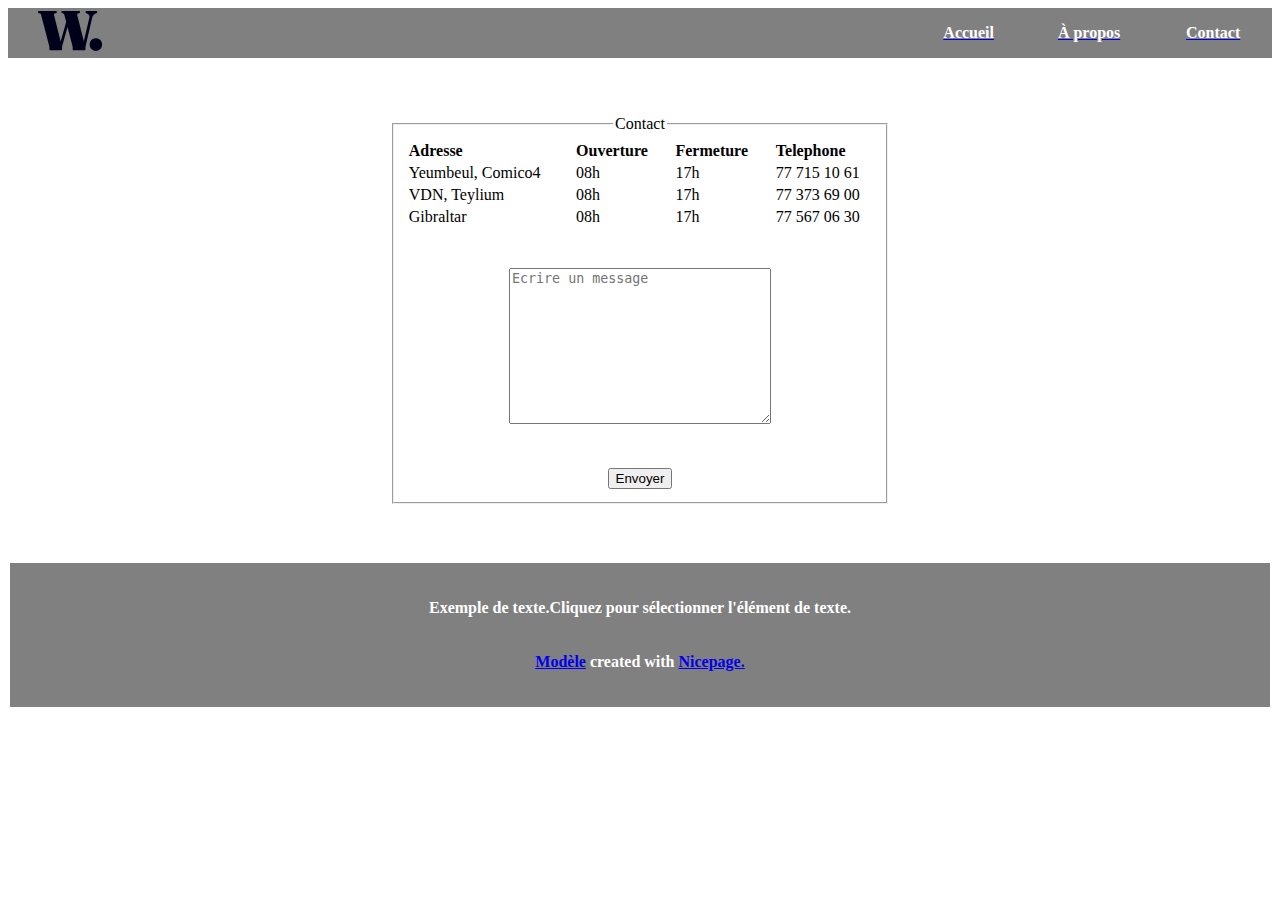
<file: Souleymane Fall L1GL ISI G2/contact.html>
<!DOCTYPE html>
<html lang="en">
<head>
    <meta charset="UTF-8">
    <meta http-equiv="X-UA-Compatible" content="IE=edge">
    <meta name="viewport" content="width=device-width, initial-scale=1.0">
    <title>Document</title>
</head>
<body>
    <table width="100%" bgcolor="grey">
            <tr>
                <td width="2%"></td>
                <td width="70%"><img src="logo.svg" alt="logo"></td>
                
                <th><a href="accueil.html"><font color="white">Accueil</font></a></th>
                <th><a href="Apropos.html"><font color="white">À propos</font></a></th> 
                <th><a href="#"><font color="white">Contact</font></a></th> 
            </tr>
    </table>
    <br><br><br>
    <table width="100%" height="350px">
        <tr>
            <td width="30%"></td>
            <td width="40%">
                <fieldset>
                    <legend align="center">Contact</legend>
                    <table width="100%" align="center">
                        <tr>
                            <th align="left">Adresse</th>
                            <td width="10px"></td>
                            <th align="left">Ouverture</th>
                            <td width="10px"></td>
                            <th align="left">Fermeture</th>
                            <td width="10px"></td>
                            <th align="left">Telephone</th>
                        </tr>
                        <tr>
                            <td>Yeumbeul, Comico4</td>
                            <td width="10px"></td>
                            <td>08h</td>
                            <td width="10px"></td>
                            <td>17h</td>
                            <td width="10px"></td>
                            <td>77 715 10 61</td>
                        </tr>
                        <tr>
                            <td>VDN, Teylium</td>
                            <td width="10px"></td>
                            <td>08h</td>
                            <td width="10px"></td>
                            <td>17h</td>
                            <td width="10px"></td>
                            <td>77 373 69 00</td>
                        </tr>
                        <tr>
                            <td>Gibraltar</td>
                            <td width="10px"></td>
                            <td>08h</td>
                            <td width="10px"></td>
                            <td>17h</td>
                            <td width="10px"></td>
                            <td>77 567 06 30</td>
                        </tr>
                        
                    </table>
                    <br><br>
                    <table width="100%">
                        <tr>
                            <th width="100%">
                                <form action="">
                                    <textarea name="" id="" cols="30" rows="10" align="center" placeholder="Ecrire un message"></textarea><br><br><br>
                                </form>
                            </th>
                        </tr>
                        <tr>
                            <th width="100%">
                                <a href="mailto:souleymanefall176@gmail.com"><button>Envoyer</button></a>
                            </th>
                        </tr>
                    </table>
                    
                </fieldset>
            </td>
            <td width="30%"></td>
        </tr>
    </table>
    <br><br><br>
    <table width="100%" height="200px">
        <tr bgcolor="gray">
            <th>
                <font color="white">
                    Exemple de texte.Cliquez pour sélectionner l'élément de texte.
                </font> <br><br><br> 
                <a href="#">Modèle</a>
                <font color="white">
                    created with
                </font>  
                <a href="#">Nicepage.</a>
            </th>
        </tr>
        <tr bgcolor="white" height="50px">

        </tr>
    </table>
    
    
</body>
</html>
</file>
<file: challenge1/style/style.css>
@import url('https://fonts.google.com/specimen/Inter');
:root
{
    --Soft-orange: hsl(35, 77%, 62%);
    --Soft-red: hsl(5, 85%, 63%);
    --Off-white: hsl(36, 100%, 99%);
    --Grayish-blue: hsl(233, 8%, 79%);
    --Dark-grayish-blue: hsl(236, 13%, 42%);
    --Very-dark-blue: hsl(240, 100%, 5%);
}
body
{
    margin: 0;
    padding: 0;
    line-height: 1.5;
    font-size: 16px;
    font-family: 'Poppins' sans-serif;
}
p
{
    font-size: 15px;
    font-weight: 400;
}
ul{
    list-style: none;
}
a{
    text-decoration: none;
    color: var(--Very-dark-blue);
}
*
{
    margin: 0;
    padding: 0;
    outline: none;
    text-decoration: none;
    box-sizing: border-box;
}
.header .logo{
    color: var(--Very-dark-blue);
    display: inline-block;
}
.header .logo a
{
    font-family: "Inter" sans-serif;
    font-weight: 800;
    font-size: 40px;
}
.header{
    display: flex;
    justify-content: space-between;
}
.header .nav{
    display: inline-block;
    display:flex;
    justify-content: space-between;

}

.header .nav ul li{
    display: inline-block;
    padding: 20px 50px 20px 50px;
    
}
.header .nav ul li a
{
    color: var(--Dark-grayish-blue);
    font-family: "Inter" sans-serif;
    font-size: 15px;
}
.header .nav ul li a:hover
{
    color: var(--Soft-red);
}
.main
{
    padding-top: 80px;
    display: flex;
    justify-content: space-between;

}
.main .droite
{
    background-color: var(--Very-dark-blue);
    width: 360px;
    margin-right: 50px;
    height: 480px;
}
.droite .text
{
    padding: 50px 30px;
    color: var(--Dark-grayish-blue);
    font-family: "Inter" sans-serif;
}
hr
{
   margin: 20px 0; 
}
.droite .text h3{
    color: var(--Off-white);
}
.droite .text h3:hover{
    color: var(--Soft-orange);
}
.droite .text h3
{
    margin-bottom: 10px;
}
.droite .text .text1
{
    margin-bottom: 20px;
}
.droite .text h2
{
    color: var(--Soft-orange);
}
.main .gauche
{
    width: 900px;
}
.main .gauche .gauchebas
{
    display: flex;
    justify-content: space-between;
    padding-top: 20px;
}
.main .gauche .gauchebas .textgauche
{
    width: 300px;
    margin-right: 50px;
    margin-top: -10px;
}
.main .gauche .gauchebas .textdroite
{
    width: 300px;
    
}
.main .gauche .gauchebas .textdroite a
{
    width: 105px;
    display: inline-block;
    background-color: var(--Soft-red);
    color: var(--Off-white);
    margin-top: 20px;
    padding: 2px 5px;
}
.main .gauche img
{
    width: 900px;
    height: 280px;
}
footer
{
    display: flex;
    margin-top: 50px;
    justify-content: space-between;
}
footer .element
{
    display: flex;
}
footer .element img
{
    width: 120px;
    padding-right: 20px;
}
footer .element .description
{
    width: 300px;
}
footer .element .description h3
{
    color: var(--Grayish-blue);
    
}
footer .element .description h4
{
    color: var(--Very-dark-blue);
}
footer .element .description h4:hover
{
    color: var(--Soft-red);
}
footer .element .description p
{
    color: var(--Dark-grayish-blue);
}
</file>
<file: grafikart/css/style.css>
body{
    margin: 0;
    padding: 0;
}
button{
    cursor: pointer;
    padding: 10px;
    background-color: rgb(220, 100, 100);
    border: 0;
    border-radius: 5px;
    color: white;
    
    
}

hr{
    background-color: #9F9F9F;
    width: 75%;
    text-align: center;
}
.navbar{
    display: flex;
    justify-content: space-between;
    padding: 20px;
    height: 20px;
    position: fixed;
    background-color: white;
    width: 100%;
    
}
.rs{
    margin-right: 20px;
}
.menu a{
    padding: 10px;
    text-decoration: none;
    color: #9F9F9F;
}
.menu a:hover{
    color: black;
    font-weight: bold;
}
.rs a img{
    padding-left: 10px;
}
.accueil{
    background-image: url("../img/image.png");
    height: 400px;
    width: 100%;
    background-repeat:no-repeat;
    background-position: center;
    text-align: center;
    color: white;
    font-size: 25px;
    line-height: 30px;
    font-weight: bold;
    
}
.accueil .titre{
    padding-top: 12%;
}
.accueil .bouton1{
    margin-top: 10px;
}
.page2{
    display: flex;
    height: auto;
}
.page2 .pGauche{
    width: 80%;

    
}
.page2 .pGauche .article{
    display: flex;
    margin-top: 50px;
}
.page2 .pGauche .img img{
    width: 250px;
    padding-top: 10px;
    padding-left: 100px;
}
.page2 .pGauche .text{
    display: inline-block;
    padding-left: 20px;
    width: 600px;
}
.page2 .pGauche .text p{
    text-align: justify;
}
.page2 .pGauche .text .date{
    color: #9F9F9F;
}

.page2 .pDroite{
    background-color: #FBFBFB;
    height: auto;
    width: 20%;
    
    
}
.page2 .pDroite .titre{
    margin-left: 37px;
    font-family: 'Montserrat', 'Helvetica', sans-serif;
    font-weight: 700;
}
.page2 .pDroite .liste ul li{
    list-style-type: none;
    color: #9F9F9F;
    padding-top: 5px;
}
.partie3{
    margin-top: 70px;
}
.partie3 .articles{
    display: flex;
    justify-content: space-around;
    text-align: center;
}
.partie3 .articles .article img{
    width: 200px;
    height: 200px;
}
.partie4{
    margin-top: 70px;
    display: flex;
    justify-content: center;
}
.partie4 .gauche img{
    width: 400px;
    height: 400px;
}
.partie4 .droite{
    text-align: center;
    box-sizing: border-box;
    
    
    
    height: 400px;
    background-color: rgb(134, 75, 75);
    
}

.partie4 .droite form{
    margin-top: 40px;
    margin-left: 80px;
    margin-right: 80px;
}
.partie4 .droite form input,textarea{
    display: flex;
    align-items: column;
    margin-top: 10px;
    margin-bottom: 15px;
    width: 210px;
    border-radius: 5px;
    
}
footer{
    margin-top: 50px;
    background-color: #FBFBFB;
    height: 100px;
    width: 100%;
}
footer .text{
    text-align: center;
    color: black;
    font-size: 25px;
    line-height: 30px;
    font-weight: bold;
    padding-top: 40px;
}
</file>
<file: projetSocial/css/style.css>
*{
    margin: 0;
    padding: 0;
}
body{
    font-family: 'Roboto', sans-serif;
}

.navbar{
    display: flex;
    justify-content: space-between;
    background-color: #2C3E50;
    height: 64px;
    position: fixed;
    width: 100%;
    z-index:1;
}
.navbar .logo{
    padding: 15px 0px 15px 51px;
    display: block;
    width:180px;
    
}
.navbar .logo h1{
    color: #fff;
    font-weight: 400;
    font-size: 24px;
    line-height: 28.13px;
}
.navbar .menu ul {
    display: flex;
    padding: 20px 51px 20px 0px;
}
.navbar .menu ul li{
    list-style: none;
    
    
}
.navbar .menu ul li a{
    text-decoration: none;
    color: rgba(255, 255, 255,.67);
    font-size: 14px;
    font-weight: 400;
    padding-left: 35px;
}
.navbar .menu ul li .active{
    color: #fff;
}
.navbar .menu ul li a:hover{
    color: #fff;
}
.container{
    background-color: #F5F5F5;
    position: absolute;
    width: 100%;
    margin-top: 64px;
    display: flex;
}
.gauche{
    width: 22%;
    font-weight: 700;
    font-size: 12px;
}
.ligne{
    display: flex;
    margin: 21px 30px 0px 51px;
    
    
}
.ligne .img{
    float: right;
    padding-right: 24px;
    
    
    
}
.ligne .titre{
    float: left;
}
.activeLigne{

    background-color: #fff;
    margin-left: 40px;
    padding: 10px 0px 8px 10px;
    border: 2px solid rgba(0,0,0,.15);
    
    width: 180px;
    height: 15px;
    background-color: #fff;
    border-radius: 5px;
}
.centre{
    display: block;
    width: 43%;
    margin-top: 21px;
}
.centre .article1{
    
    
    background-color: #fff;
    margin-bottom: 15px;
    border: 1px solid #DBDBDB;
    border-radius: 5px;
    

}
.centre .article1 .haut{
    display: flex;
    width: 100%;
}
.centre .article1 .haut .photoProfil{
    display: block;
    margin: 15px 10px 12px 12px;
}
.centre .article1 .haut .pseudo{
    margin-top: 18px;
}
.centre .article1 .haut .pseudo h1{
    font-size: 18px;
    font-weight: 700;
    line-height: 21px;
    color: black;
}
.centre .article1 .haut .pseudo p{
    font-size: 12px;
    font-weight: 400;
    line-height: 14px;
    color: rgba(0,0,0,.38);
}
.centre .article1 .milieu img{
    width: 100%;
    height: 281px;
    top:0;
}
.centre .article1 .bas{
    margin: 14px 9px 17px 11px;

}
.centre .article1 .bas p{
    font-size: 14px;
    font-weight: 400;
    line-height: 21px;
    color: rgba(0, 0, 0,.60);
    margin-bottom: 20px;
    text-align: justify;
}
.centre .pied{
    display:  flex;
    justify-content: space-between;
    bottom: 0;
    width: 100%;
    height: 37px;
    padding: 0 10px 0 1px;
    box-sizing: border-box;
    background: #FBFBFB;
    border: 1px solid #DBDBDB;
    border-radius: 0px 0px 5px 5px;
}
.centre .pied .cdroite , .cgauche{
    display: flex;
    padding: 11px 0 11px 11px;
    
}
.centre .pied .cdroite .texte , .cgauche .texte{
    font-size: 12px;
    font-weight: 400;
    line-height: 14px;
    color: #bdbdbd;
}
.centre .pied .cgauche .img{
    margin-top: -5px;
}
.centre .pied .cgauche .img , .cdroite .img{
    padding-right: 15px;
}
.droite{
    margin: 21px 51px 0px 31px;
    width: 26%;
}
.droite .one{
    
    
    background-color: #fff;
    margin-bottom: 15px;
    border: 1px solid #DBDBDB;
    border-radius: 5px;
    

}
.droite .one .haut .pseudo h1{
    font-size: 18px;
    font-weight: 700;
    line-height: 21px;
    color: black;
}
.droite .one .haut{
    display: flex;
    width: 100%;
}
.droite .one .haut .photoProfil{
    display: block;
    margin: 15px 10px 12px 12px;
}
.droite .one .haut .pseudo{
    margin-top: 18px;
}
.droite .one .haut .pseudo h1{
    font-size: 18px;
    font-weight: 700;
    line-height: 21px;
    color: black;
}
.droite .one .haut .pseudo p{
    font-size: 12px;
    font-weight: 400;
    line-height: 14px;
    color: rgba(0,0,0,.38);
}
.droite .one .bas{
    margin: 14px 9px 17px 11px;

}
.droite .one .bas p{
    font-size: 14px;
    font-weight: 400;
    line-height: 21px;
    color: rgba(0, 0, 0,.60);
    margin-bottom: 20px;
    text-align: justify;
}
.two .amis{
    display: flex;
    margin-top: 20px;
}

.two .amis .img{
    display: block;
    width: 70px;
    height: 70px;
    background-color: rgba(0, 0, 0,.38);
    margin-right: 20px;
}
.two .infos h3 , p{
    margin-bottom: 5px;
}
.two .infos .last{
    display: flex;
}
.two .infos .last img{
    margin-right: 5px;
    margin-bottom: 5px;
}
.two .infos h3{
    font-weight: 700;
    font-size: 21px;
}
.two .infos .nbramis{
    font-weight: 400;
    color: rgba(0, 0, 0,.38);
} 
.two h4{
    margin-bottom: 5px;
    font-weight: 700;
    font-size: 21px;
}
.two hr{
    width: 300px;
    border: 1.5px solid black;
}
@media  (max-width:780px) {
    .navbar{
        flex-wrap: wrap;
        height: 100px;
        text-align: center;
        padding-bottom: 10px;
        

    }
    .navbar .logo{
        
        width: 100%;
    }
    .navbar .menu{
        width: 100%;
        display: block;
        padding: 0 10% 0 10%;
        
    }
    .container{
        width: 100%;
        padding: 50px 20px 0 20px;
        
        display: flex;
        flex-wrap: wrap;
        
        justify-content: center;
        
    }
    .container .gauche{
        width: 100%;
    }
    .container .centre{
        width: 95%;
    }
    .droite{
        width: 100%;
        height: 800px;
        
    }
    .droite .one .haut{
        width: 100%;
        
    }
    .container .droite hr{
        width: 100%;
    }
    .container .gauche{
        display: grid;
        grid-template-columns: auto auto;
    }
    .container .gauche .ligne{
        padding-top: 5px;
    }
    
}
</file>
